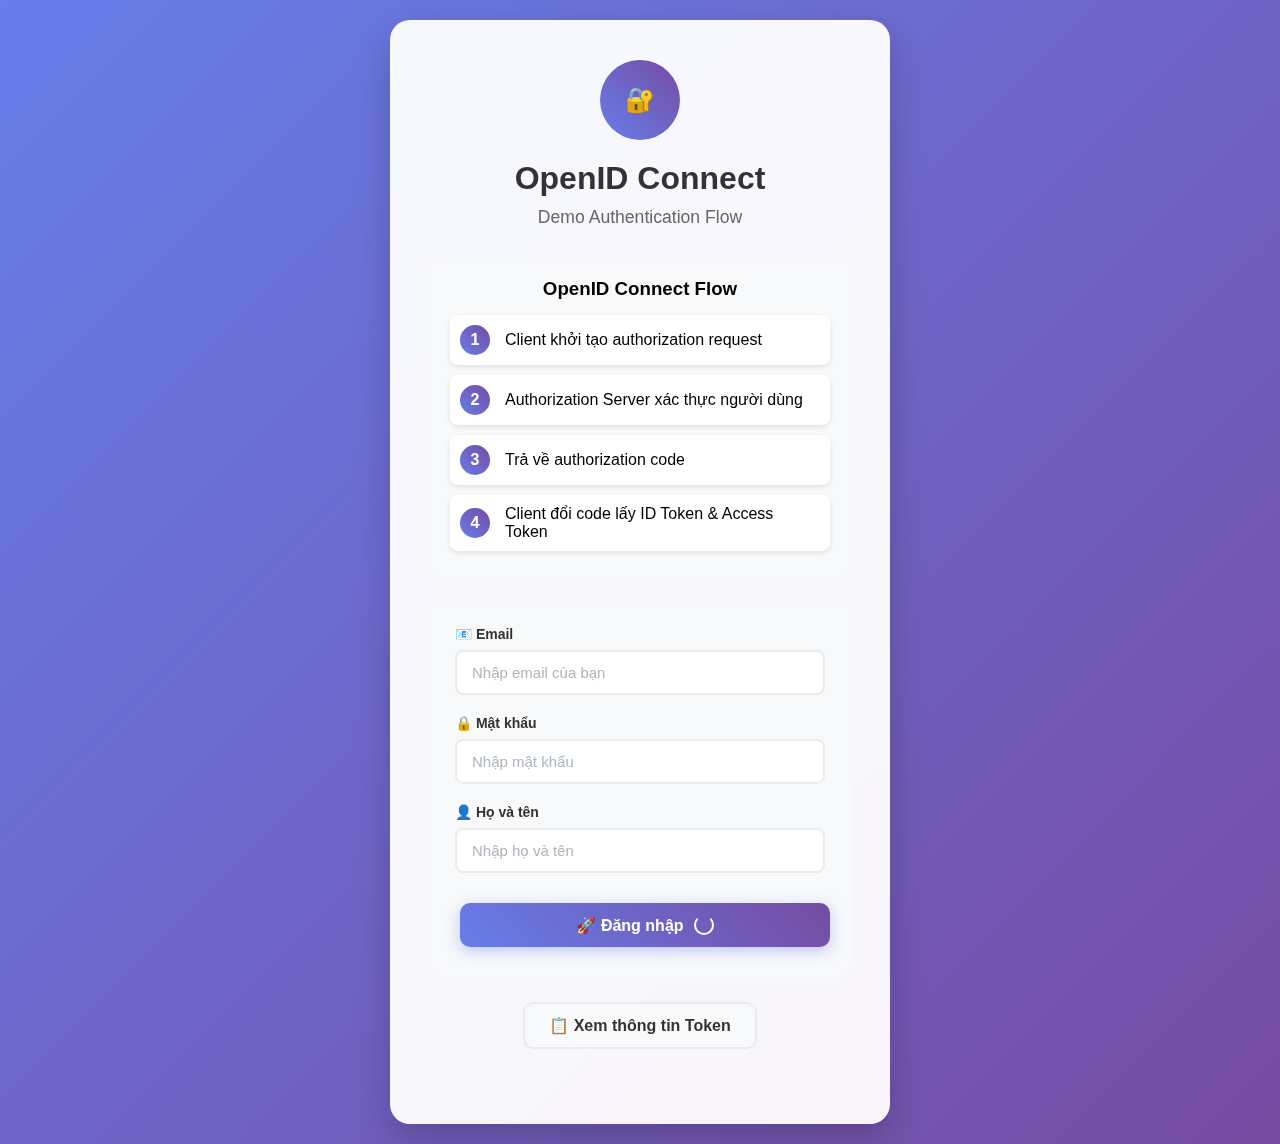
<file: index.html>
<!DOCTYPE html>
<html lang="vi">
<head>
    <meta charset="UTF-8">
    <meta name="viewport" content="width=device-width, initial-scale=1.0">
    <title>OpenID Connect Demo</title>
    <link rel="stylesheet" href="style.css">
</head>
<body>
    <div class="container">
        <div class="logo">
            🔐
        </div>
        <h1>OpenID Connect</h1>
        <p class="subtitle">Demo Authentication Flow</p>

        <!-- Login Section -->
        <div id="loginSection" class="auth-section">
            <div class="flow-diagram">
                <h3 style="text-align: center; margin-bottom: 15px;">OpenID Connect Flow</h3>
                <div class="flow-step">
                    <div class="step-number">1</div>
                    <div>Client khởi tạo authorization request</div>
                </div>
                <div class="flow-step">
                    <div class="step-number">2</div>
                    <div>Authorization Server xác thực người dùng</div>
                </div>
                <div class="flow-step">
                    <div class="step-number">3</div>
                    <div>Trả về authorization code</div>
                </div>
                <div class="flow-step">
                    <div class="step-number">4</div>
                    <div>Client đổi code lấy ID Token & Access Token</div>
                </div>
            </div>

            <!-- Login Form -->
            <form id="loginForm" class="login-form" onsubmit="handleLogin(event)">
                <div class="form-group">
                    <label for="email">📧 Email</label>
                    <input 
                        type="email" 
                        id="email" 
                        name="email" 
                        placeholder="Nhập email của bạn"
                        required
                    >
                </div>
                
                <div class="form-group">
                    <label for="password">🔒 Mật khẩu</label>
                    <input 
                        type="password" 
                        id="password" 
                        name="password" 
                        placeholder="Nhập mật khẩu"
                        required
                    >
                </div>

                <div class="form-group">
                    <label for="fullname">👤 Họ và tên</label>
                    <input 
                        type="text" 
                        id="fullname" 
                        name="fullname" 
                        placeholder="Nhập họ và tên"
                        required
                    >
                </div>

                <button type="submit" class="btn btn-primary">
                    <span id="loginText">🚀 Đăng nhập</span>
                    <span id="loginLoader" class="loading hidden"></span>
                </button>
            </form>

            <div style="margin-top: 20px;">
                <button class="btn btn-secondary" onclick="showTokenInfo()">
                    📋 Xem thông tin Token
                </button>
            </div>
        </div>

        <!-- User Info Section -->
        <div id="userSection" class="auth-section hidden">
            <div class="alert alert-success">
                ✅ Đăng nhập thành công!
            </div>
            
            <h2 id="welcomeMessage" style="margin: 15px 0;"></h2>
            
            <div class="user-info">
                <h3>👤 Thông tin người dùng</h3>
                <div class="info-item">
                    <span class="info-label">ID:</span>
                    <span class="info-value" id="userId"></span>
                </div>
                <div class="info-item">
                    <span class="info-label">Email:</span>
                    <span class="info-value" id="userEmail"></span>
                </div>
                <div class="info-item">
                    <span class="info-label">Tên:</span>
                    <span class="info-value" id="userName"></span>
                </div>
                <div class="info-item">
                    <span class="info-label">Iss (Issuer):</span>
                    <span class="info-value" id="userIss"></span>
                </div>
                <div class="info-item">
                    <span class="info-label">Aud (Audience):</span>
                    <span class="info-value" id="userAud"></span>
                </div>
                <div class="info-item">
                    <span class="info-label">Exp (Expires):</span>
                    <span class="info-value" id="userExp"></span>
                </div>
            </div>

            <button class="btn btn-secondary" onclick="showTokenDetails()">
                🔍 Chi tiết Token
            </button>
            
            <button class="btn btn-danger" onclick="logout()">
                🚪 Đăng xuất
            </button>
        </div>

        <!-- Token Info Section -->
        <div id="tokenSection" class="auth-section hidden">
            <div class="user-info">
                <h3>🎫 Token Information</h3>
                <div class="info-item">
                    <span class="info-label">ID Token:</span>
                    <span class="info-value" id="idTokenDisplay"></span>
                </div>
                <div class="info-item">
                    <span class="info-label">Access Token:</span>
                    <span class="info-value" id="accessTokenDisplay"></span>
                </div>
                <div class="info-item">
                    <span class="info-label">Refresh Token:</span>
                    <span class="info-value" id="refreshTokenDisplay"></span>
                </div>
                <div class="info-item">
                    <span class="info-label">Token Type:</span>
                    <span class="info-value">Bearer</span>
                </div>
                <div class="info-item">
                    <span class="info-label">Scope:</span>
                    <span class="info-value">openid profile email</span>
                </div>
            </div>

            <button class="btn btn-secondary" onclick="backToLogin()">
                ← Quay lại
            </button>
        </div>
    </div>

    <script src="script.js"></script>
</body>
</html>
</file>
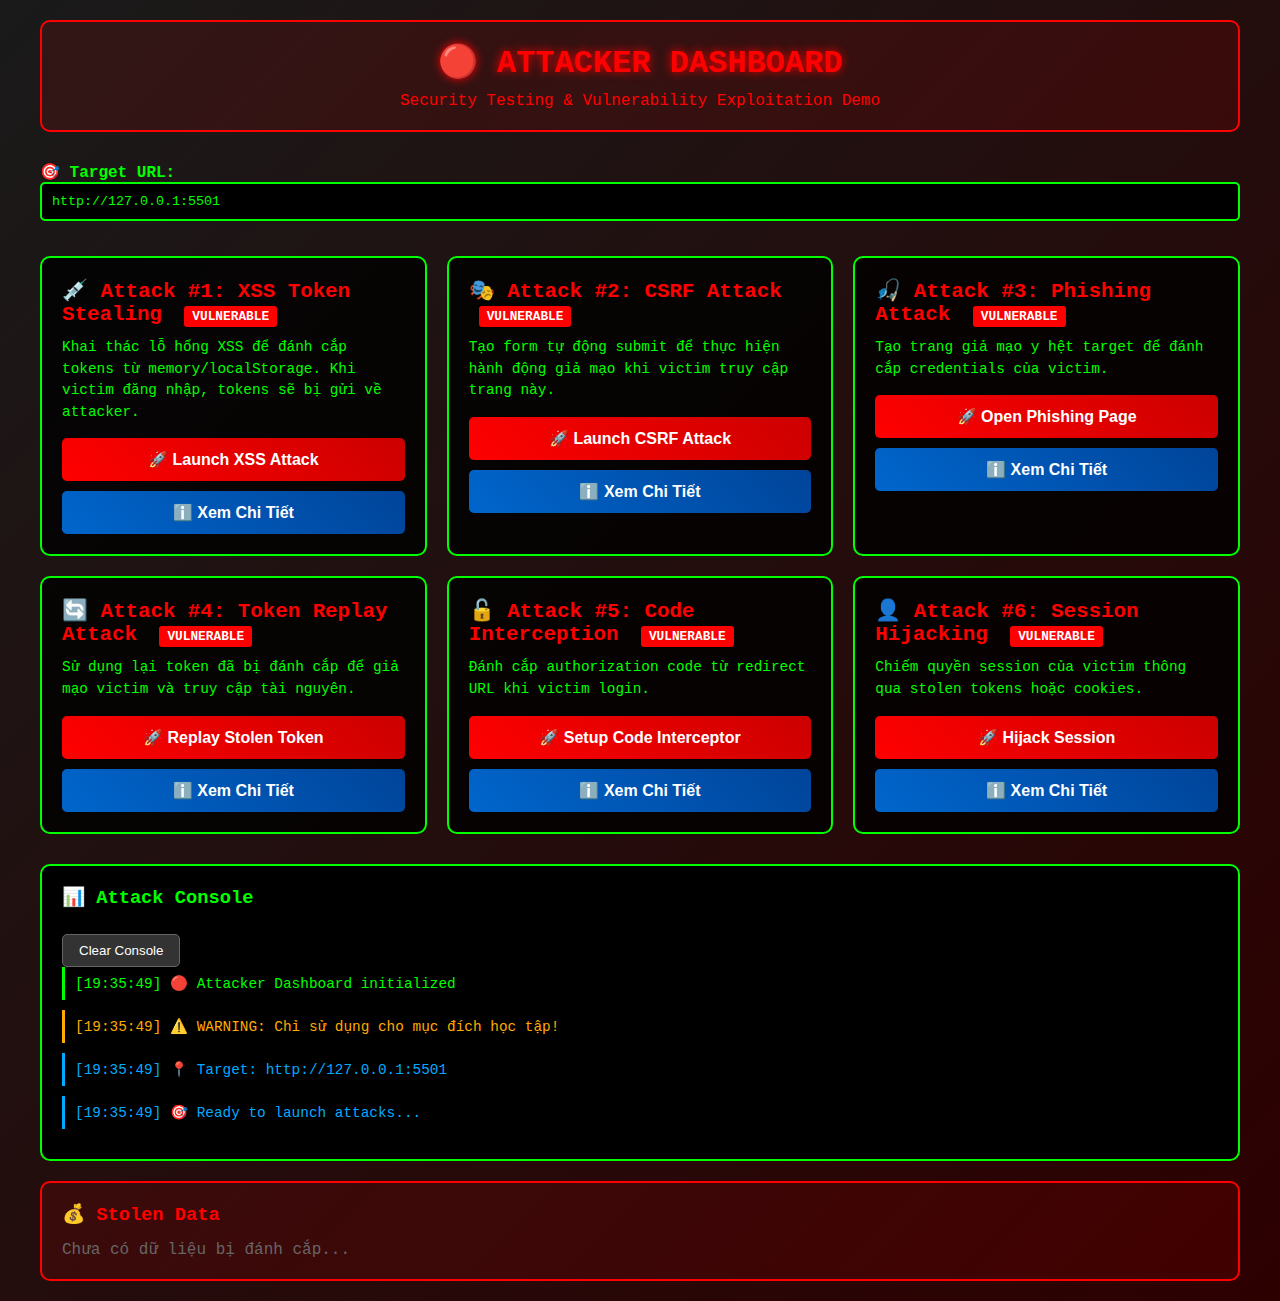
<file: attacker/attacker.html>
<!DOCTYPE html>
<html lang="vi">
<head>
    <meta charset="UTF-8">
    <meta name="viewport" content="width=device-width, initial-scale=1.0">
    <title>🔴 Attacker Dashboard - Security Demo</title>
    <link rel="stylesheet" href="attacker.css">
</head>
<body>
    <div class="container">
        <div class="header">
            <h1>🔴 ATTACKER DASHBOARD</h1>
            <p style="color: #ff0000;">Security Testing & Vulnerability Exploitation Demo</p>
        </div>

        <div style="margin-bottom: 20px;">
            <label style="color: #00ff00; font-weight: bold;">🎯 Target URL:</label>
            <input type="text" id="targetUrl" class="target-input" value="http://127.0.0.1:5501" placeholder="http://127.0.0.1:5501">
        </div>

        <div class="attack-grid">
            <!-- Attack 1: Token Stealing via XSS -->
            <div class="attack-card">
                <h3>💉 Attack #1: XSS Token Stealing <span class="status-badge badge-vulnerable">VULNERABLE</span></h3>
                <p>Khai thác lỗ hổng XSS để đánh cắp tokens từ memory/localStorage. Khi victim đăng nhập, tokens sẽ bị gửi về attacker.</p>
                <button class="attack-btn" onclick="injectXSS()">🚀 Launch XSS Attack</button>
                <button class="info-btn" onclick="showXSSInfo()">ℹ️ Xem Chi Tiết</button>
            </div>

            <!-- Attack 2: CSRF Attack -->
            <div class="attack-card">
                <h3>🎭 Attack #2: CSRF Attack <span class="status-badge badge-vulnerable">VULNERABLE</span></h3>
                <p>Tạo form tự động submit để thực hiện hành động giả mạo khi victim truy cập trang này.</p>
                <button class="attack-btn" onclick="launchCSRF()">🚀 Launch CSRF Attack</button>
                <button class="info-btn" onclick="showCSRFInfo()">ℹ️ Xem Chi Tiết</button>
            </div>

            <!-- Attack 3: Phishing Page -->
            <div class="attack-card">
                <h3>🎣 Attack #3: Phishing Attack <span class="status-badge badge-vulnerable">VULNERABLE</span></h3>
                <p>Tạo trang giả mạo y hệt target để đánh cắp credentials của victim.</p>
                <button class="attack-btn" onclick="openPhishing()">🚀 Open Phishing Page</button>
                <button class="info-btn" onclick="showPhishingInfo()">ℹ️ Xem Chi Tiết</button>
            </div>

            <!-- Attack 4: Token Replay -->
            <div class="attack-card">
                <h3>🔄 Attack #4: Token Replay Attack <span class="status-badge badge-vulnerable">VULNERABLE</span></h3>
                <p>Sử dụng lại token đã bị đánh cắp để giả mạo victim và truy cập tài nguyên.</p>
                <button class="attack-btn" onclick="replayToken()">🚀 Replay Stolen Token</button>
                <button class="info-btn" onclick="showReplayInfo()">ℹ️ Xem Chi Tiết</button>
            </div>

            <!-- Attack 5: Authorization Code Interception -->
            <div class="attack-card">
                <h3>🔓 Attack #5: Code Interception <span class="status-badge badge-vulnerable">VULNERABLE</span></h3>
                <p>Đánh cắp authorization code từ redirect URL khi victim login.</p>
                <button class="attack-btn" onclick="interceptCode()">🚀 Setup Code Interceptor</button>
                <button class="info-btn" onclick="showCodeInfo()">ℹ️ Xem Chi Tiết</button>
            </div>

            <!-- Attack 6: Session Hijacking -->
            <div class="attack-card">
                <h3>👤 Attack #6: Session Hijacking <span class="status-badge badge-vulnerable">VULNERABLE</span></h3>
                <p>Chiếm quyền session của victim thông qua stolen tokens hoặc cookies.</p>
                <button class="attack-btn" onclick="hijackSession()">🚀 Hijack Session</button>
                <button class="info-btn" onclick="showHijackInfo()">ℹ️ Xem Chi Tiết</button>
            </div>
        </div>

        <!-- Console Log -->
        <div class="console">
            <h3>📊 Attack Console</h3>
            <button class="clear-btn" onclick="clearConsole()">Clear Console</button>
            <div id="consoleOutput"></div>
        </div>

        <!-- Stolen Data Display -->
        <div class="stolen-data">
            <h3>💰 Stolen Data</h3>
            <div id="stolenDataOutput">
                <p style="color: #666;">Chưa có dữ liệu bị đánh cắp...</p>
            </div>
        </div>
    </div>

    <script src="attacker.js"></script>
</body>
</html>
</file>
<file: style.css>
* {
    margin: 0;
    padding: 0;
    box-sizing: border-box;
}

body {
    font-family: 'Segoe UI', Tahoma, Geneva, Verdana, sans-serif;
    background: linear-gradient(135deg, #667eea 0%, #764ba2 100%);
    min-height: 100vh;
    display: flex;
    justify-content: center;
    align-items: center;
    padding: 20px;
}

.container {
    background: rgba(255, 255, 255, 0.95);
    backdrop-filter: blur(10px);
    border-radius: 20px;
    box-shadow: 0 15px 35px rgba(0, 0, 0, 0.2);
    padding: 40px;
    max-width: 500px;
    width: 100%;
    text-align: center;
}

.logo {
    width: 80px;
    height: 80px;
    margin: 0 auto 20px;
    background: linear-gradient(45deg, #667eea, #764ba2);
    border-radius: 50%;
    display: flex;
    align-items: center;
    justify-content: center;
    color: white;
    font-size: 24px;
    font-weight: bold;
}

h1 {
    color: #333;
    margin-bottom: 10px;
    font-size: 2rem;
}

.subtitle {
    color: #666;
    margin-bottom: 30px;
    font-size: 1.1rem;
}

.auth-section {
    margin-bottom: 30px;
}

.btn {
    display: inline-flex;
    align-items: center;
    justify-content: center;
    gap: 10px;
    padding: 12px 24px;
    border: none;
    border-radius: 10px;
    cursor: pointer;
    font-size: 16px;
    font-weight: 600;
    text-decoration: none;
    transition: all 0.3s ease;
    margin: 5px;
    min-width: 200px;
}

.btn-primary {
    background: linear-gradient(45deg, #667eea, #764ba2);
    color: white;
    box-shadow: 0 4px 15px rgba(102, 126, 234, 0.4);
}

.btn-primary:hover {
    transform: translateY(-2px);
    box-shadow: 0 6px 20px rgba(102, 126, 234, 0.6);
}

.btn-secondary {
    background: #f8f9fa;
    color: #333;
    border: 2px solid #e9ecef;
}

.btn-secondary:hover {
    background: #e9ecef;
    transform: translateY(-2px);
}

.btn-danger {
    background: linear-gradient(45deg, #ff416c, #ff4b2b);
    color: white;
    box-shadow: 0 4px 15px rgba(255, 65, 108, 0.4);
}

.btn-danger:hover {
    transform: translateY(-2px);
    box-shadow: 0 6px 20px rgba(255, 65, 108, 0.6);
}

.user-info {
    background: #f8f9fa;
    border-radius: 15px;
    padding: 20px;
    margin: 20px 0;
    text-align: left;
}

.user-info h3 {
    color: #333;
    margin-bottom: 15px;
    text-align: center;
}

.info-item {
    display: flex;
    justify-content: space-between;
    padding: 8px 0;
    border-bottom: 1px solid #e9ecef;
}

.info-item:last-child {
    border-bottom: none;
}

.info-label {
    font-weight: 600;
    color: #666;
}

.info-value {
    color: #333;
    word-break: break-all;
}

.flow-diagram {
    background: #f8f9fa;
    border-radius: 15px;
    padding: 20px;
    margin: 20px 0;
    text-align: left;
}

.flow-step {
    display: flex;
    align-items: center;
    margin: 10px 0;
    padding: 10px;
    background: white;
    border-radius: 8px;
    box-shadow: 0 2px 5px rgba(0,0,0,0.1);
}

.step-number {
    background: linear-gradient(45deg, #667eea, #764ba2);
    color: white;
    width: 30px;
    height: 30px;
    border-radius: 50%;
    display: flex;
    align-items: center;
    justify-content: center;
    font-weight: bold;
    margin-right: 15px;
    flex-shrink: 0;
}

.hidden {
    display: none;
}

.loading {
    display: inline-block;
    width: 20px;
    height: 20px;
    border: 2px solid #ffffff;
    border-radius: 50%;
    border-top-color: transparent;
    animation: spin 1s ease-in-out infinite;
}

@keyframes spin {
    to { transform: rotate(360deg); }
}

.alert {
    padding: 15px;
    border-radius: 10px;
    margin: 15px 0;
    font-weight: 500;
}

.alert-success {
    background: #d4edda;
    color: #155724;
    border: 1px solid #c3e6cb;
}

.alert-error {
    background: #f8d7da;
    color: #721c24;
    border: 1px solid #f5c6cb;
}

/* Login Form Styles */
.login-form {
    background: #f8f9fa;
    border-radius: 15px;
    padding: 25px;
    margin: 20px 0;
}

.form-group {
    margin-bottom: 20px;
    text-align: left;
}

.form-group label {
    display: block;
    margin-bottom: 8px;
    font-weight: 600;
    color: #333;
    font-size: 14px;
}

.form-group input {
    width: 100%;
    padding: 12px 15px;
    border: 2px solid #e9ecef;
    border-radius: 8px;
    font-size: 15px;
    transition: all 0.3s ease;
    background: white;
}

.form-group input:focus {
    outline: none;
    border-color: #667eea;
    box-shadow: 0 0 0 3px rgba(102, 126, 234, 0.1);
}

.form-group input::placeholder {
    color: #adb5bd;
}

.login-form .btn {
    width: 100%;
    margin-top: 10px;
}
</file>
<file: attacker/attacker.css>
* {
    margin: 0;
    padding: 0;
    box-sizing: border-box;
}

body {
    font-family: 'Courier New', monospace;
    background: linear-gradient(135deg, #1a1a1a 0%, #2d0000 100%);
    color: #00ff00;
    min-height: 100vh;
    padding: 20px;
}

.container {
    max-width: 1200px;
    margin: 0 auto;
}

.header {
    text-align: center;
    margin-bottom: 30px;
    border: 2px solid #ff0000;
    padding: 20px;
    background: rgba(255, 0, 0, 0.1);
    border-radius: 10px;
}

.header h1 {
    color: #ff0000;
    font-size: 2rem;
    margin-bottom: 10px;
    text-shadow: 0 0 10px #ff0000;
}

.warning {
    background: #ff0000;
    color: white;
    padding: 15px;
    border-radius: 5px;
    margin-bottom: 20px;
    font-weight: bold;
    text-align: center;
}

.attack-grid {
    display: grid;
    grid-template-columns: repeat(auto-fit, minmax(350px, 1fr));
    gap: 20px;
    margin-bottom: 30px;
}

.attack-card {
    background: rgba(0, 0, 0, 0.8);
    border: 2px solid #00ff00;
    border-radius: 10px;
    padding: 20px;
    transition: all 0.3s ease;
}

.attack-card:hover {
    border-color: #ff0000;
    box-shadow: 0 0 20px rgba(255, 0, 0, 0.5);
    transform: translateY(-5px);
}

.attack-card h3 {
    color: #ff0000;
    margin-bottom: 10px;
    font-size: 1.3rem;
}

.attack-card p {
    color: #00ff00;
    margin-bottom: 15px;
    font-size: 0.9rem;
    line-height: 1.5;
}

.attack-btn {
    width: 100%;
    padding: 12px;
    background: linear-gradient(45deg, #ff0000, #cc0000);
    color: white;
    border: none;
    border-radius: 5px;
    cursor: pointer;
    font-size: 16px;
    font-weight: bold;
    transition: all 0.3s ease;
    margin-bottom: 10px;
}

.attack-btn:hover {
    background: linear-gradient(45deg, #cc0000, #990000);
    transform: scale(1.05);
}

.attack-btn:active {
    transform: scale(0.95);
}

.info-btn {
    width: 100%;
    padding: 12px;
    background: linear-gradient(45deg, #0066cc, #004499);
    color: white;
    border: none;
    border-radius: 5px;
    cursor: pointer;
    font-size: 16px;
    font-weight: bold;
    transition: all 0.3s ease;
}

.info-btn:hover {
    background: linear-gradient(45deg, #004499, #003366);
    transform: scale(1.05);
}

.console {
    background: #000;
    border: 2px solid #00ff00;
    border-radius: 10px;
    padding: 20px;
    max-height: 400px;
    overflow-y: auto;
    margin-top: 20px;
}

.console h3 {
    color: #00ff00;
    margin-bottom: 15px;
}

.log-entry {
    margin-bottom: 10px;
    padding: 8px;
    border-left: 3px solid #00ff00;
    padding-left: 10px;
    font-size: 0.9rem;
}

.log-success {
    border-left-color: #00ff00;
    color: #00ff00;
}

.log-error {
    border-left-color: #ff0000;
    color: #ff0000;
}

.log-warning {
    border-left-color: #ffaa00;
    color: #ffaa00;
}

.log-info {
    border-left-color: #00aaff;
    color: #00aaff;
}

.stolen-data {
    background: rgba(255, 0, 0, 0.1);
    border: 2px solid #ff0000;
    border-radius: 10px;
    padding: 20px;
    margin-top: 20px;
}

.stolen-data h3 {
    color: #ff0000;
    margin-bottom: 15px;
}

.data-item {
    background: #000;
    padding: 10px;
    margin-bottom: 10px;
    border-radius: 5px;
    border-left: 3px solid #ff0000;
}

.data-label {
    color: #ffaa00;
    font-weight: bold;
    margin-right: 10px;
}

.data-value {
    color: #00ff00;
    word-break: break-all;
}

.target-input {
    width: 100%;
    padding: 10px;
    background: #000;
    border: 2px solid #00ff00;
    color: #00ff00;
    border-radius: 5px;
    margin-bottom: 15px;
    font-family: 'Courier New', monospace;
}

.clear-btn {
    background: #333;
    color: white;
    padding: 8px 16px;
    border: 1px solid #666;
    border-radius: 5px;
    cursor: pointer;
    margin-top: 10px;
}

.clear-btn:hover {
    background: #444;
}

.status-badge {
    display: inline-block;
    padding: 3px 8px;
    border-radius: 3px;
    font-size: 0.8rem;
    font-weight: bold;
    margin-left: 10px;
}

.badge-vulnerable {
    background: #ff0000;
    color: white;
}

.badge-info {
    background: #0066cc;
    color: white;
}
</file>
